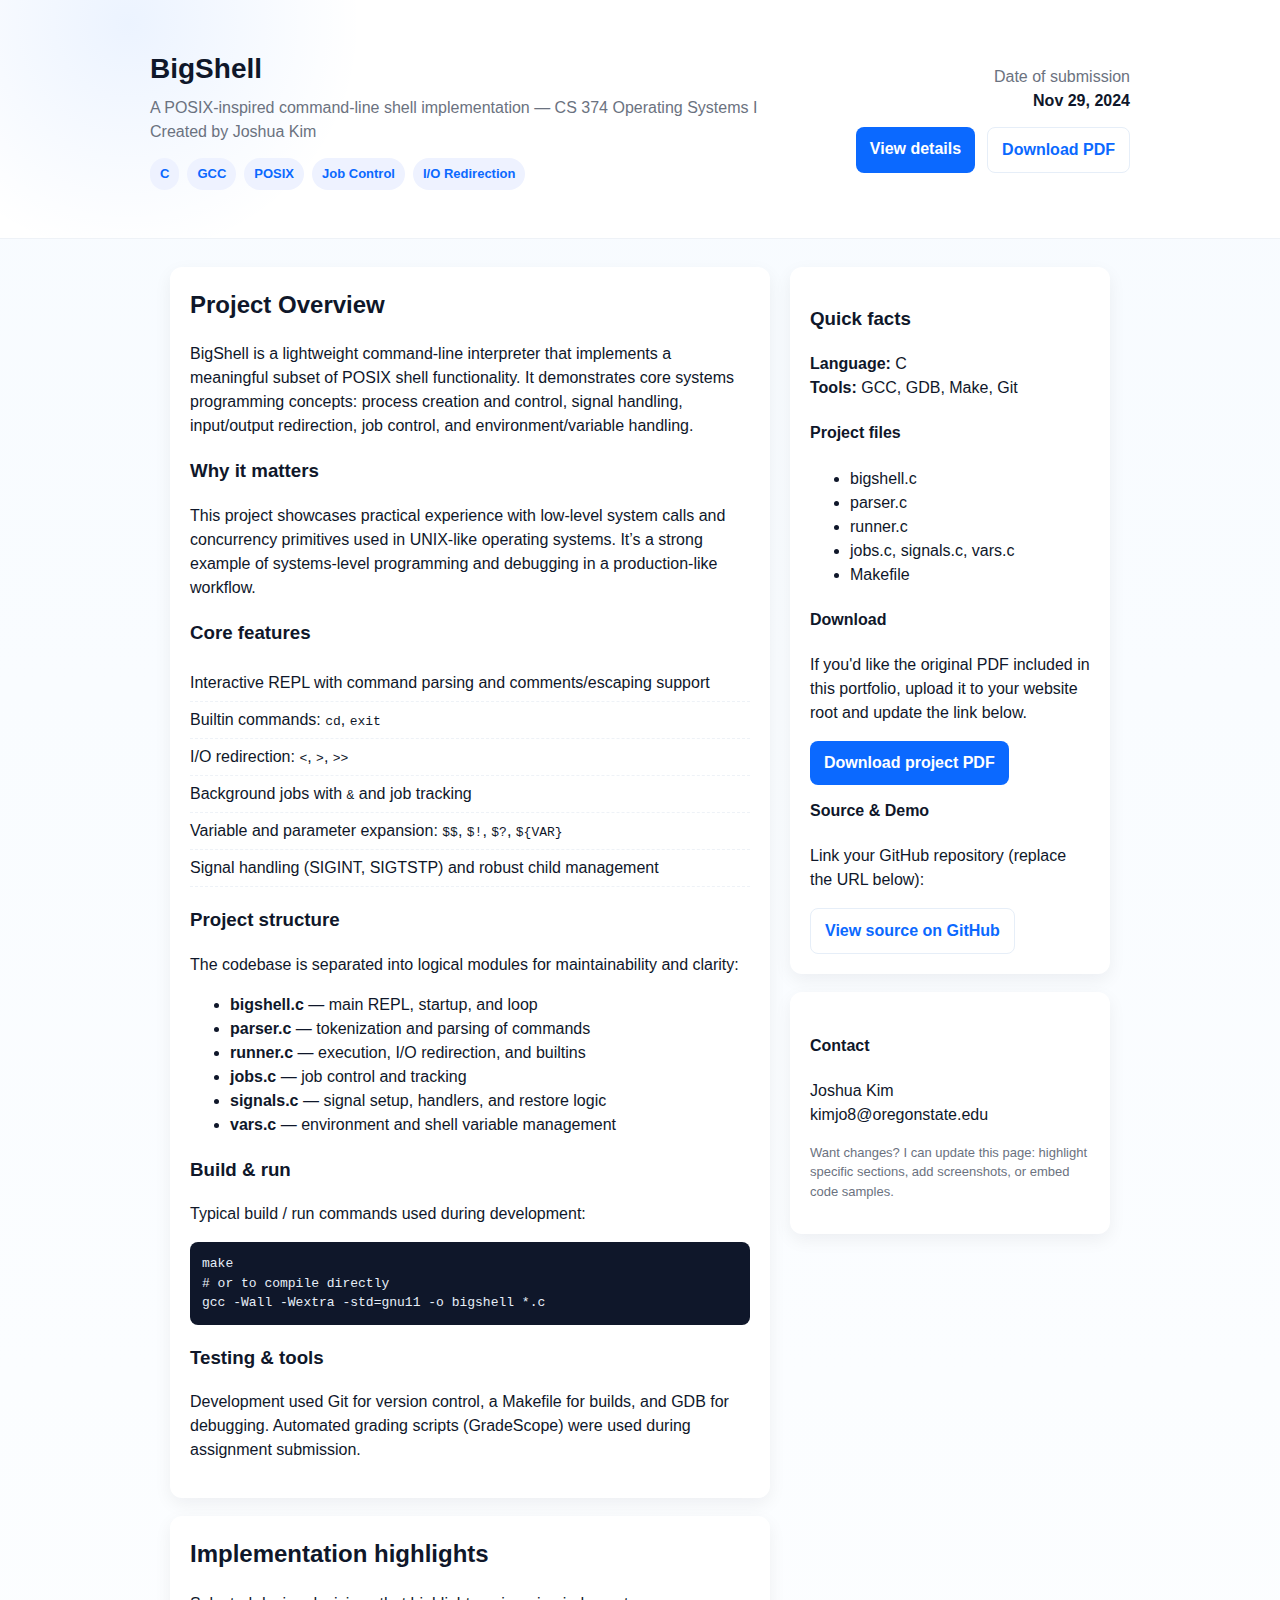
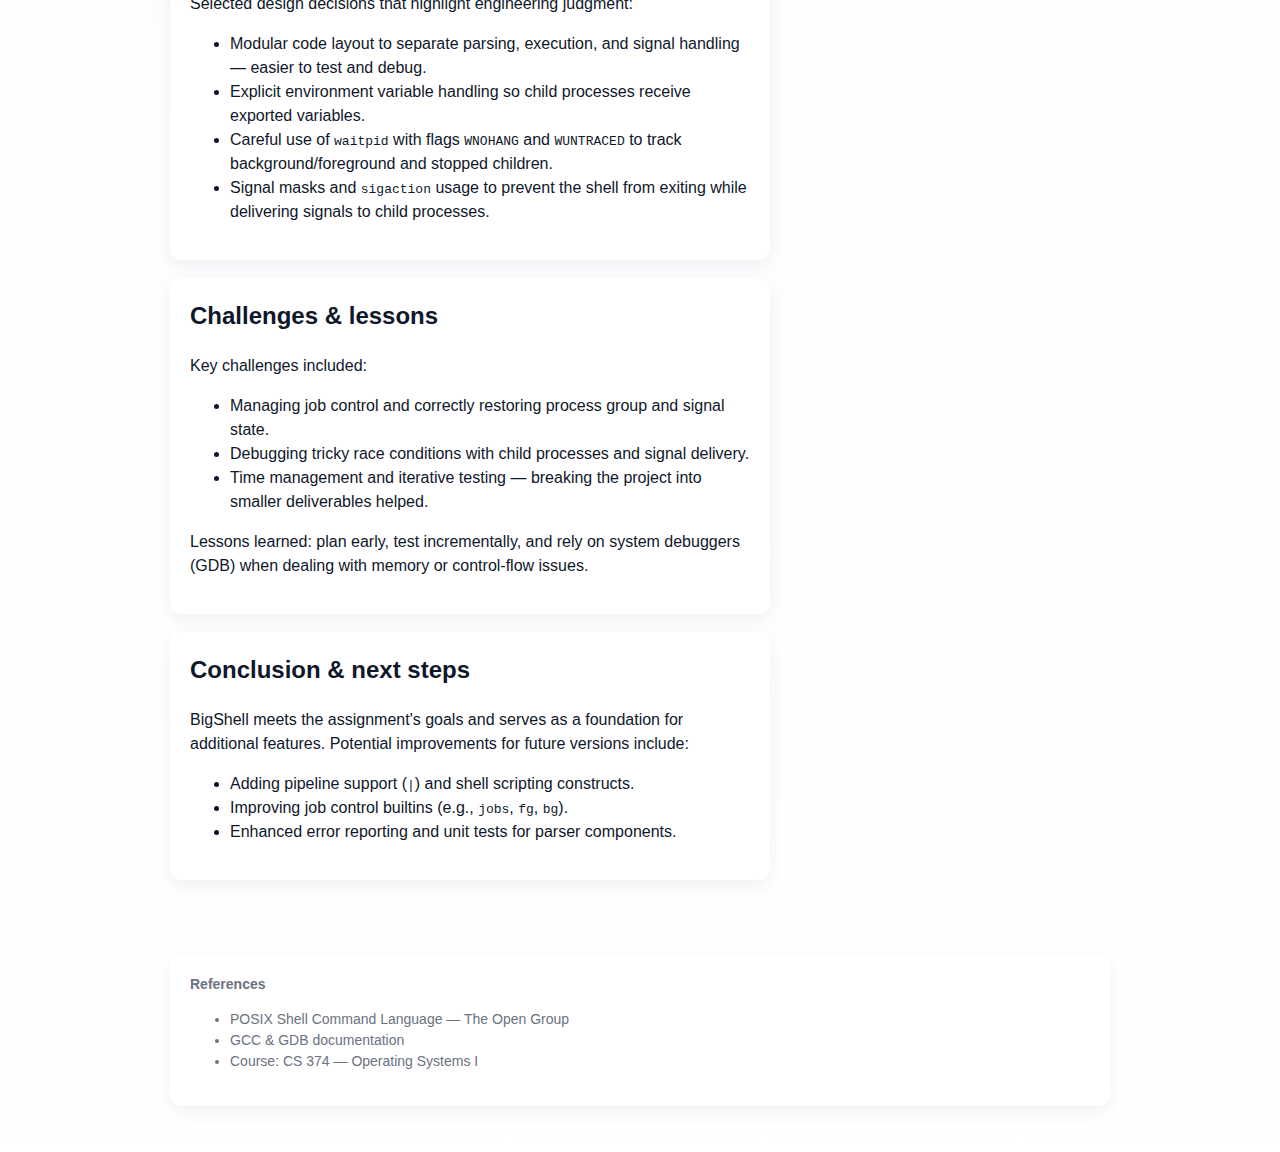
<file: Bigshell.html>
<!doctype html>
<html lang="en">
<head>
  <meta charset="utf-8" />
  <meta name="viewport" content="width=device-width,initial-scale=1" />
  <title>BigShell — Joshua Kim</title>
  <meta name="description" content="BigShell — a POSIX-inspired shell implementation (CS 374). Project summary, features, implementation details, and links." />
  <style>
    :root{--accent:#0b69ff;--muted:#6b7280;--card:#ffffff;--bg:#f7fafc;font-family:Inter,ui-sans-serif,system-ui,-apple-system,Segoe UI,Roboto,"Helvetica Neue",Arial}
    *{box-sizing:border-box}
    body{margin:0;background:linear-gradient(180deg,#f7fbff 0%,#ffffff 100%);color:#0f172a;font-family:var(--font,Inter),sans-serif;line-height:1.5}
    header{background:radial-gradient(circle at 10% 10%,rgba(11,105,255,.08),transparent 20%),white;padding:48px 20px;border-bottom:1px solid #eef2f7}
    .container{max-width:980px;margin:0 auto}
    .hero{display:flex;gap:24px;align-items:center}
    .title{font-size:28px;font-weight:700;margin:0}
    .subtitle{color:var(--muted);margin:6px 0 0}
    .badges{margin-top:14px;display:flex;gap:8px;flex-wrap:wrap}
    .badge{background:#eef2ff;color:var(--accent);padding:6px 10px;border-radius:999px;font-weight:600;font-size:13px}
    main{padding:28px 20px}
    .card{background:var(--card);padding:20px;border-radius:12px;box-shadow:0 6px 18px rgba(15,23,42,.06);margin-bottom:18px}
    h2{margin-top:0}
    .grid{display:grid;grid-template-columns:1fr 320px;gap:20px}
    .section-list{list-style:none;padding:0;margin:12px 0}
    .section-list li{padding:6px 0;border-bottom:1px dashed #eef2f7}
    pre{background:#0f172a;color:#e6eef8;padding:12px;border-radius:8px;overflow:auto}
    footer{padding:28px 20px;color:var(--muted);font-size:14px}
    .cta-row{display:flex;gap:12px;margin-top:14px}
    .btn{display:inline-block;padding:10px 14px;border-radius:8px;text-decoration:none;font-weight:700}
    .btn-primary{background:var(--accent);color:white}
    .btn-ghost{border:1px solid #e6eef8;background:white;color:var(--accent)}
    @media (max-width:900px){.grid{grid-template-columns:1fr}.hero{flex-direction:column;align-items:flex-start}.title{font-size:22px}}
  </style>
</head>
<body>
  <header>
    <div class="container">
      <div class="hero">
        <div style="flex:1">
          <h1 class="title">BigShell</h1>
          <p class="subtitle">A POSIX-inspired command-line shell implementation — CS 374 Operating Systems I<br>Created by Joshua Kim</p>
          <div class="badges">
            <span class="badge">C</span>
            <span class="badge">GCC</span>
            <span class="badge">POSIX</span>
            <span class="badge">Job Control</span>
            <span class="badge">I/O Redirection</span>
          </div>
        </div>
        <div style="text-align:right">
          <p style="margin:0;color:var(--muted)">Date of submission</p>
          <strong>Nov 29, 2024</strong>
          <div class="cta-row">
            <a class="btn btn-primary" href="#details">View details</a>
            <a class="btn btn-ghost" href="#download">Download PDF</a>
          </div>
        </div>
      </div>
    </div>
  </header>

  <main class="container">
    <div class="grid">
      <section>
        <article class="card" id="details">
          <h2>Project Overview</h2>
          <p>BigShell is a lightweight command-line interpreter that implements a meaningful subset of POSIX shell functionality. It demonstrates core systems programming concepts: process creation and control, signal handling, input/output redirection, job control, and environment/variable handling.</p>

          <h3>Why it matters</h3>
          <p>This project showcases practical experience with low-level system calls and concurrency primitives used in UNIX-like operating systems. It’s a strong example of systems-level programming and debugging in a production-like workflow.</p>

          <h3>Core features</h3>
          <ul class="section-list">
            <li>Interactive REPL with command parsing and comments/escaping support</li>
            <li>Builtin commands: <code>cd</code>, <code>exit</code></li>
            <li>I/O redirection: <code>&lt;</code>, <code>&gt;</code>, <code>&gt;&gt;</code></li>
            <li>Background jobs with <code>&amp;</code> and job tracking</li>
            <li>Variable and parameter expansion: <code>$$</code>, <code>$!</code>, <code>$?</code>, <code>${VAR}</code></li>
            <li>Signal handling (SIGINT, SIGTSTP) and robust child management</li>
          </ul>

          <h3>Project structure</h3>
          <p>The codebase is separated into logical modules for maintainability and clarity:</p>
          <ul>
            <li><strong>bigshell.c</strong> — main REPL, startup, and loop</li>
            <li><strong>parser.c</strong> — tokenization and parsing of commands</li>
            <li><strong>runner.c</strong> — execution, I/O redirection, and builtins</li>
            <li><strong>jobs.c</strong> — job control and tracking</li>
            <li><strong>signals.c</strong> — signal setup, handlers, and restore logic</li>
            <li><strong>vars.c</strong> — environment and shell variable management</li>
          </ul>

          <h3>Build & run</h3>
          <p>Typical build / run commands used during development:</p>
          <pre>make
# or to compile directly
gcc -Wall -Wextra -std=gnu11 -o bigshell *.c</pre>

          <h3>Testing & tools</h3>
          <p>Development used Git for version control, a Makefile for builds, and GDB for debugging. Automated grading scripts (GradeScope) were used during assignment submission.</p>
        </article>

        <article class="card">
          <h2>Implementation highlights</h2>
          <p>Selected design decisions that highlight engineering judgment:</p>
          <ul>
            <li>Modular code layout to separate parsing, execution, and signal handling — easier to test and debug.</li>
            <li>Explicit environment variable handling so child processes receive exported variables.</li>
            <li>Careful use of <code>waitpid</code> with flags <code>WNOHANG</code> and <code>WUNTRACED</code> to track background/foreground and stopped children.</li>
            <li>Signal masks and <code>sigaction</code> usage to prevent the shell from exiting while delivering signals to child processes.</li>
          </ul>
        </article>

        <article class="card">
          <h2>Challenges & lessons</h2>
          <p>Key challenges included:</p>
          <ul>
            <li>Managing job control and correctly restoring process group and signal state.</li>
            <li>Debugging tricky race conditions with child processes and signal delivery.</li>
            <li>Time management and iterative testing — breaking the project into smaller deliverables helped.</li>
          </ul>

          <p>Lessons learned: plan early, test incrementally, and rely on system debuggers (GDB) when dealing with memory or control-flow issues.</p>
        </article>

        <article class="card">
          <h2>Conclusion & next steps</h2>
          <p>BigShell meets the assignment's goals and serves as a foundation for additional features. Potential improvements for future versions include:</p>
          <ul>
            <li>Adding pipeline support (<code>|</code>) and shell scripting constructs.</li>
            <li>Improving job control builtins (e.g., <code>jobs</code>, <code>fg</code>, <code>bg</code>).</li>
            <li>Enhanced error reporting and unit tests for parser components.</li>
          </ul>
        </article>
      </section>

      <aside>
        <div class="card" id="download">
          <h3>Quick facts</h3>
          <p><strong>Language:</strong> C<br><strong>Tools:</strong> GCC, GDB, Make, Git</p>
          <h4>Project files</h4>
          <ul>
            <li>bigshell.c</li>
            <li>parser.c</li>
            <li>runner.c</li>
            <li>jobs.c, signals.c, vars.c</li>
            <li>Makefile</li>
          </ul>

          <h4>Download</h4>
          <p>If you'd like the original PDF included in this portfolio, upload it to your website root and update the link below.</p>
          <a class="btn btn-primary" href="/path/to/BigShell_Report.pdf" download>Download project PDF</a>

          <h4 style="margin-top:14px">Source & Demo</h4>
          <p>Link your GitHub repository (replace the URL below):</p>
          <a class="btn btn-ghost" href="https://github.com/your-username/bigshell" target="_blank">View source on GitHub</a>
        </div>

        <div class="card">
          <h4>Contact</h4>
          <p>Joshua Kim<br>kimjo8@oregonstate.edu</p>
          <p style="font-size:13px;color:var(--muted)">Want changes? I can update this page: highlight specific sections, add screenshots, or embed code samples.</p>
        </div>
      </aside>
    </div>
  </main>

  <footer class="container">
    <div class="card">
      <strong>References</strong>
      <ul>
        <li>POSIX Shell Command Language — The Open Group</li>
        <li>GCC &amp; GDB documentation</li>
        <li>Course: CS 374 — Operating Systems I</li>
      </ul>
    </div>
  </footer>
</body>
</html>
</file>
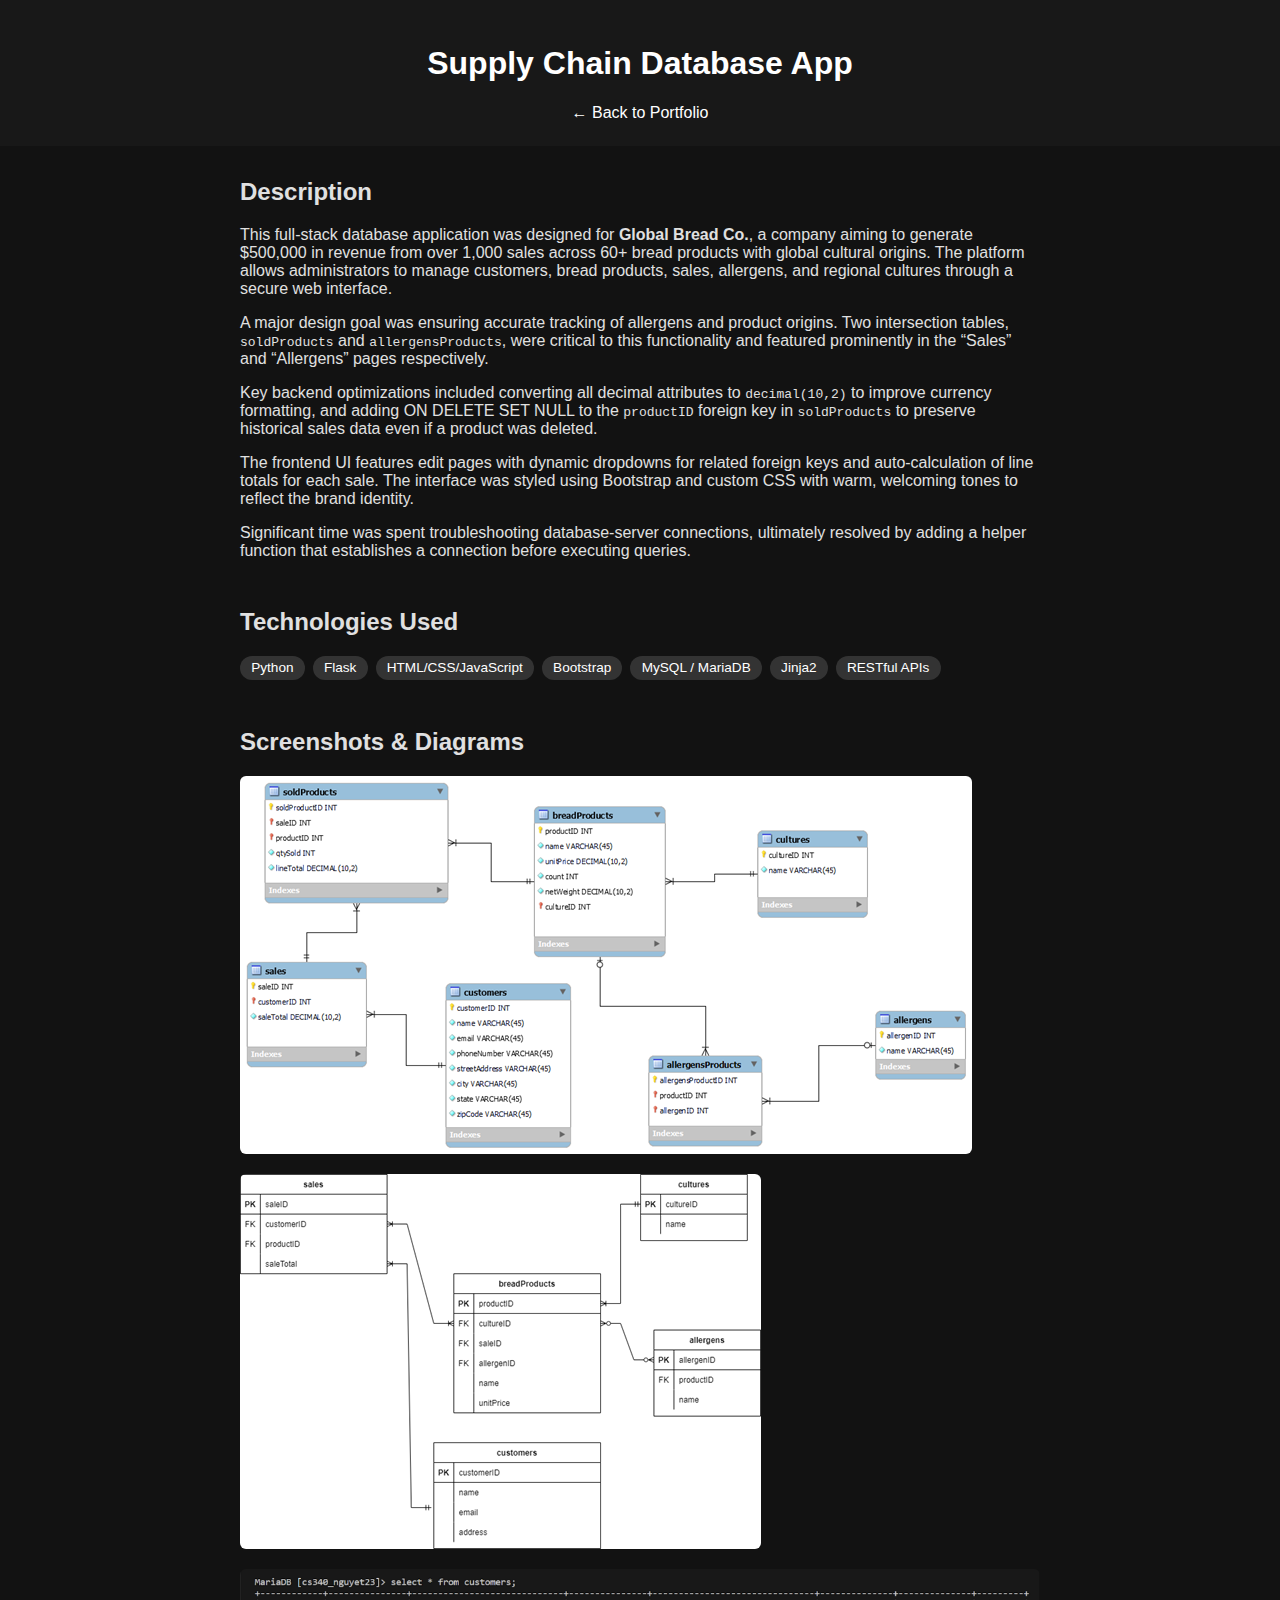
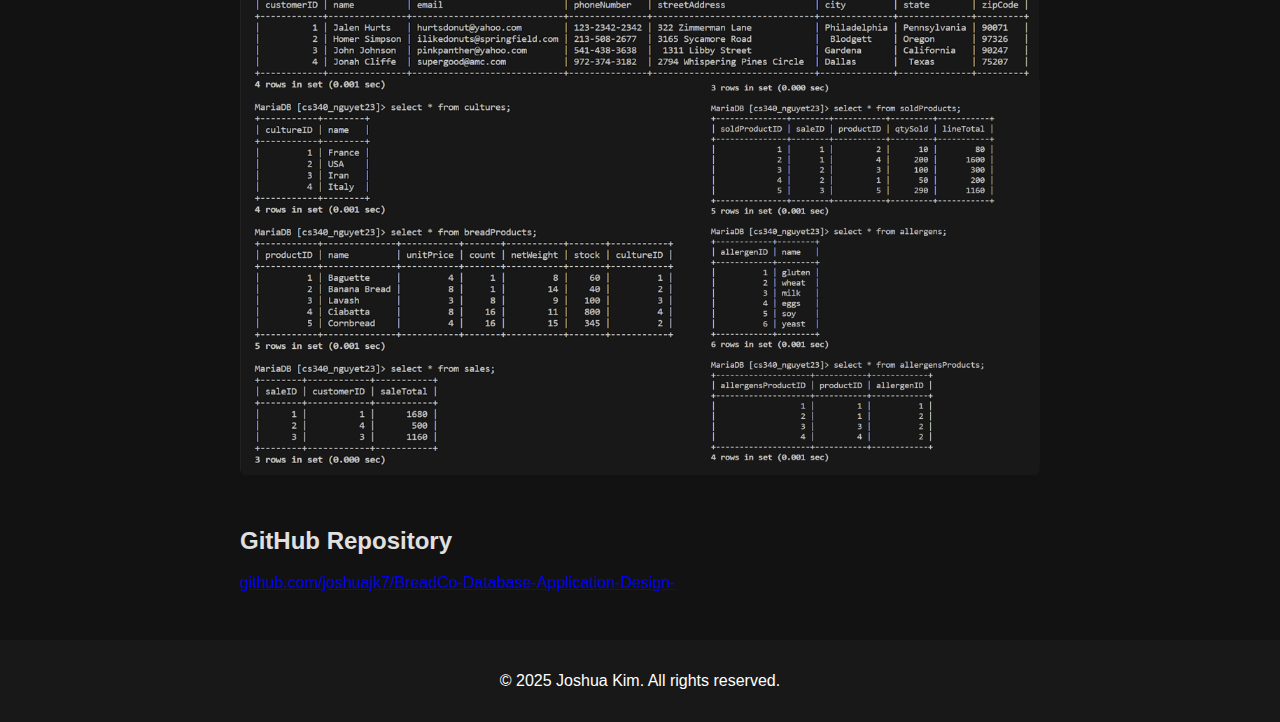
<file: supply-chain-app.html>
<!DOCTYPE html>
<html lang="en">
<head>
  <meta charset="UTF-8" />
  <meta name="viewport" content="width=device-width, initial-scale=1.0" />
  <title>Supply Chain Database App</title>
  <link rel="stylesheet" href="styles.css" />
</head>
<body class="dark">
  <header>
    <h1>Supply Chain Database App</h1>
    <nav>
      <a href="index.html">← Back to Portfolio</a>
    </nav>
  </header>

  <main>
    <section>
      <h2>Description</h2>
      <p>
        This full-stack database application was designed for <strong>Global Bread Co.</strong>, a company aiming to generate $500,000 in revenue from over 1,000 sales across 60+ bread products with global cultural origins. The platform allows administrators to manage customers, bread products, sales, allergens, and regional cultures through a secure web interface.
      </p>
      <p>
        A major design goal was ensuring accurate tracking of allergens and product origins. Two intersection tables, <code>soldProducts</code> and <code>allergensProducts</code>, were critical to this functionality and featured prominently in the “Sales” and “Allergens” pages respectively.
      </p>
      <p>
        Key backend optimizations included converting all decimal attributes to <code>decimal(10,2)</code> to improve currency formatting, and adding ON DELETE SET NULL to the <code>productID</code> foreign key in <code>soldProducts</code> to preserve historical sales data even if a product was deleted.
      </p>
      <p>
        The frontend UI features edit pages with dynamic dropdowns for related foreign keys and auto-calculation of line totals for each sale. The interface was styled using Bootstrap and custom CSS with warm, welcoming tones to reflect the brand identity.
      </p>
      <p>
        Significant time was spent troubleshooting database-server connections, ultimately resolved by adding a helper function that establishes a connection before executing queries.
      </p>
    </section>

    <section>
      <h2>Technologies Used</h2>
      <ul class="tech-list">
        <li>Python</li>
        <li>Flask</li>
        <li>HTML/CSS/JavaScript</li>
        <li>Bootstrap</li>
        <li>MySQL / MariaDB</li>
        <li>Jinja2</li>
        <li>RESTful APIs</li>
      </ul>
    </section>

    <section>
      <h2>Screenshots & Diagrams</h2>
      <img src="images/Supply Chain - Schema.png" alt="Database Schema Diagram" style="max-width:100%; border-radius:6px; margin-bottom:1rem;" />
      <img src="images/Supply Chain - Entity-Relationship Diagram.png" alt="ER Diagram" style="max-width:100%; border-radius:6px; margin-bottom:1rem;" />
      <img src="images/Supply Chain - Example Data.png" alt="Example Data Table" style="max-width:100%; border-radius:6px;" />
    </section>

    <section>
      <h2>GitHub Repository</h2>
      <p>
        <a href="https://github.com/joshuajk7/BreadCo-Database-Application-Design-" target="_blank">
          github.com/joshuajk7/BreadCo-Database-Application-Design-
        </a>
      </p>
    </section>
  </main>

  <footer>
    <p>© 2025 Joshua Kim. All rights reserved.</p>
  </footer>
</body>
</html>
</file>
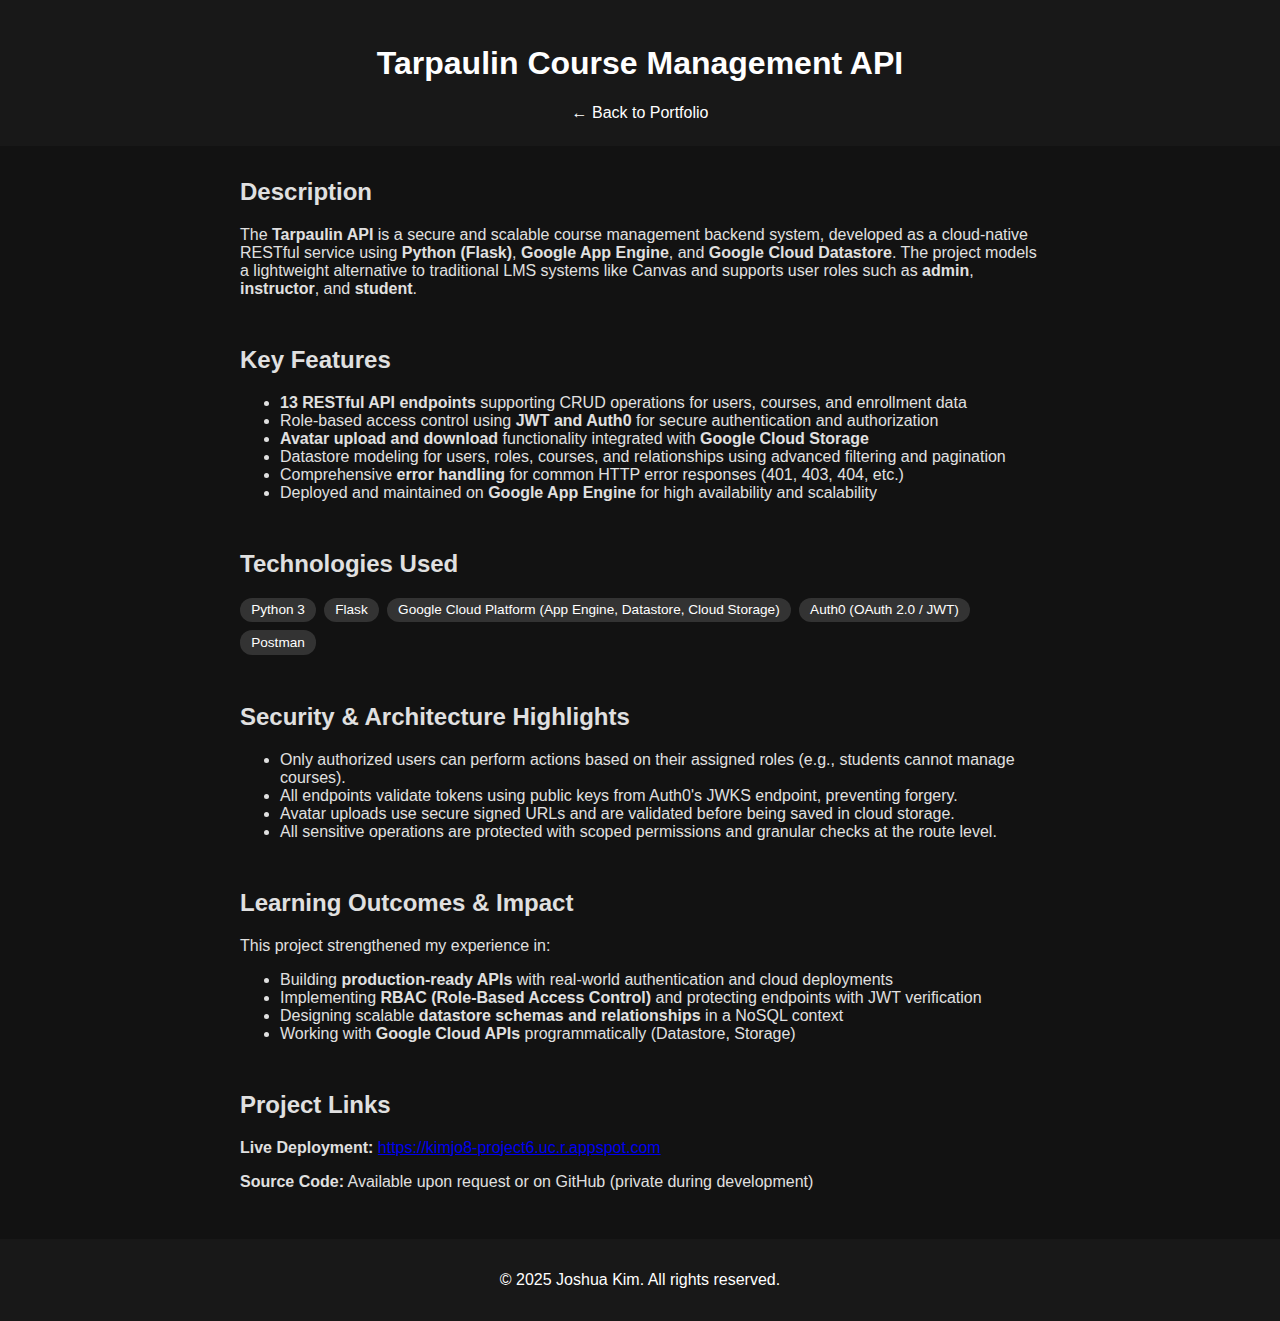
<file: taupaulin-course-management-api.html>
<!DOCTYPE html>
<html lang="en">
<head>
  <meta charset="UTF-8" />
  <meta name="viewport" content="width=device-width, initial-scale=1.0" />
  <title>Tarpaulin Course Management API</title>
  <link rel="stylesheet" href="styles.css" />
</head>
<body class="dark">
  <header>
    <h1>Tarpaulin Course Management API</h1>
    <nav>
      <a href="index.html">← Back to Portfolio</a>
    </nav>
  </header>

  <main>
    <section>
      <h2>Description</h2>
      <p>
        The <strong>Tarpaulin API</strong> is a secure and scalable course management backend system, developed as a cloud-native RESTful service using <strong>Python (Flask)</strong>, <strong>Google App Engine</strong>, and <strong>Google Cloud Datastore</strong>. 
        The project models a lightweight alternative to traditional LMS systems like Canvas and supports user roles such as <strong>admin</strong>, <strong>instructor</strong>, and <strong>student</strong>.
      </p>
    </section>

    <section>
      <h2>Key Features</h2>
      <ul>
        <li><strong>13 RESTful API endpoints</strong> supporting CRUD operations for users, courses, and enrollment data</li>
        <li>Role-based access control using <strong>JWT and Auth0</strong> for secure authentication and authorization</li>
        <li><strong>Avatar upload and download</strong> functionality integrated with <strong>Google Cloud Storage</strong></li>
        <li>Datastore modeling for users, roles, courses, and relationships using advanced filtering and pagination</li>
        <li>Comprehensive <strong>error handling</strong> for common HTTP error responses (401, 403, 404, etc.)</li>
        <li>Deployed and maintained on <strong>Google App Engine</strong> for high availability and scalability</li>
      </ul>
    </section>

    <section>
      <h2>Technologies Used</h2>
      <ul class="tech-list">
        <li>Python 3</li>
        <li>Flask</li>
        <li>Google Cloud Platform (App Engine, Datastore, Cloud Storage)</li>
        <li>Auth0 (OAuth 2.0 / JWT)</li>
        <li>Postman</li>
      </ul>
    </section>

    <section>
      <h2>Security & Architecture Highlights</h2>
      <ul>
        <li>Only authorized users can perform actions based on their assigned roles (e.g., students cannot manage courses).</li>
        <li>All endpoints validate tokens using public keys from Auth0's JWKS endpoint, preventing forgery.</li>
        <li>Avatar uploads use secure signed URLs and are validated before being saved in cloud storage.</li>
        <li>All sensitive operations are protected with scoped permissions and granular checks at the route level.</li>
      </ul>
    </section>

    <section>
      <h2>Learning Outcomes & Impact</h2>
      <p>This project strengthened my experience in:</p>
      <ul>
        <li>Building <strong>production-ready APIs</strong> with real-world authentication and cloud deployments</li>
        <li>Implementing <strong>RBAC (Role-Based Access Control)</strong> and protecting endpoints with JWT verification</li>
        <li>Designing scalable <strong>datastore schemas and relationships</strong> in a NoSQL context</li>
        <li>Working with <strong>Google Cloud APIs</strong> programmatically (Datastore, Storage)</li>
      </ul>
    </section>

    <section>
      <h2>Project Links</h2>
      <p><strong>Live Deployment:</strong> 
        <a href="https://kimjo8-project6.uc.r.appspot.com" target="_blank">https://kimjo8-project6.uc.r.appspot.com</a>
      </p>
      <p><strong>Source Code:</strong> Available upon request or on GitHub (private during development)</p>
    </section>
  </main>

  <footer>
    <p>© 2025 Joshua Kim. All rights reserved.</p>
  </footer>
</body>
</html>
</file>
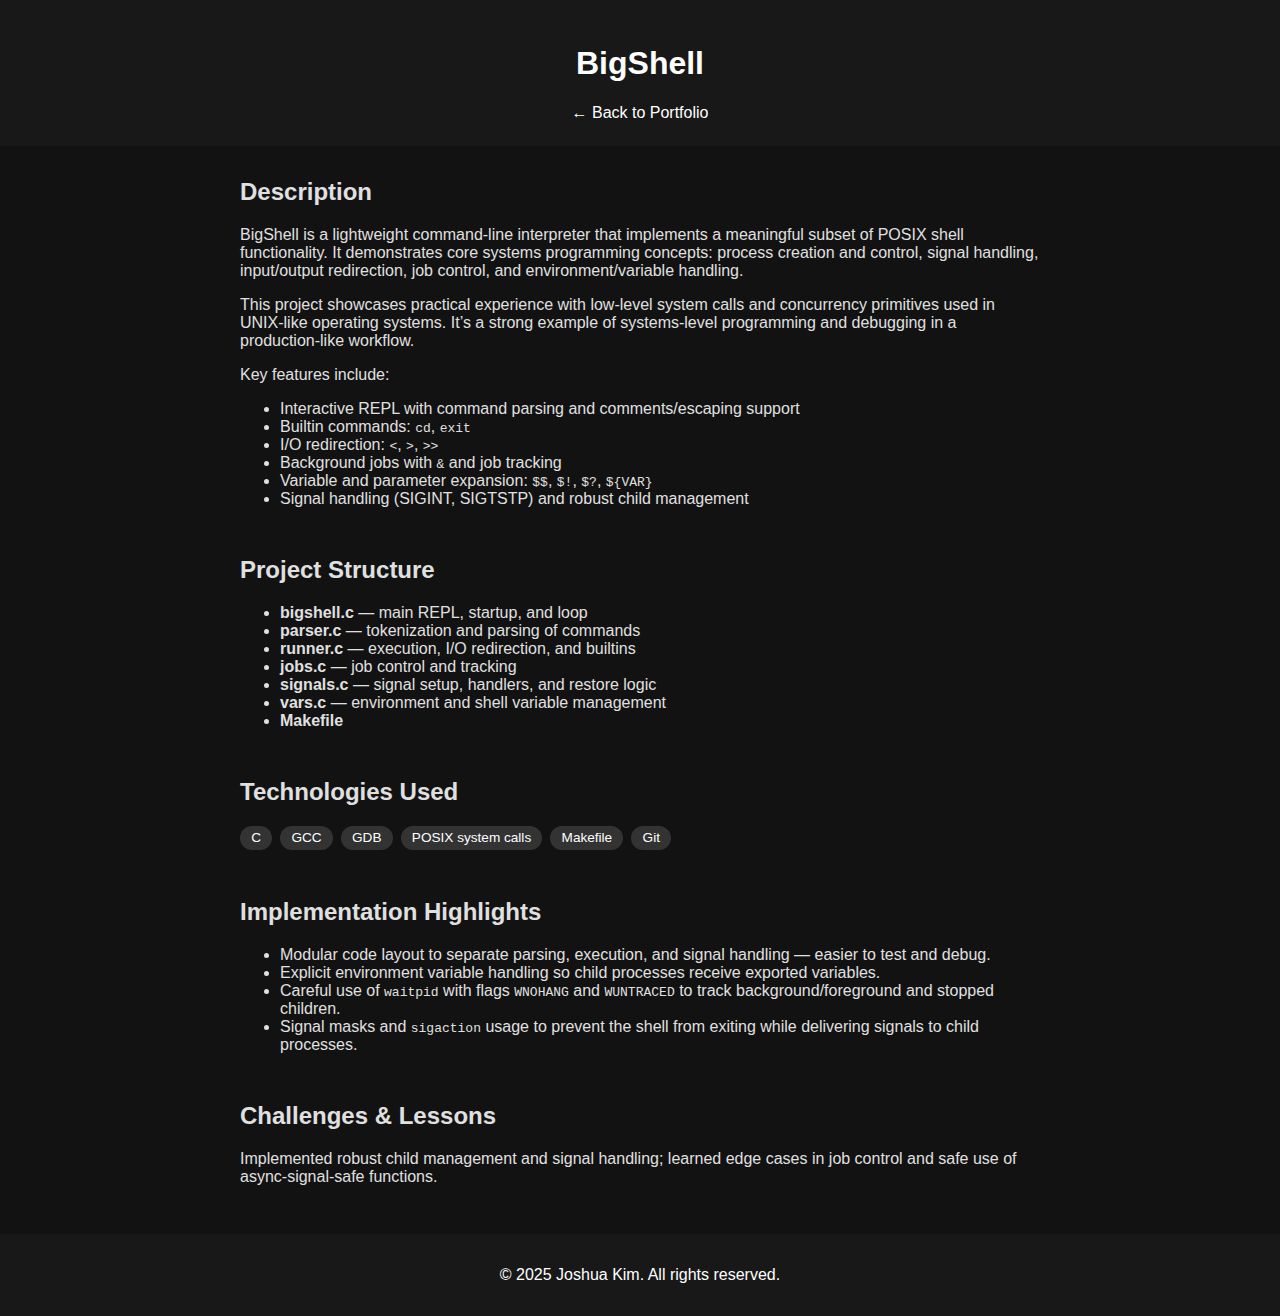
<file: projects/Bigshell.html>
<!DOCTYPE html>
<html lang="en">
<head>
  <meta charset="UTF-8" />
  <meta name="viewport" content="width=device-width, initial-scale=1.0" />
  <title>BigShell Project</title>
  <link rel="stylesheet" href="../styles.css" />
</head>
<body class="dark">
  <header>
    <h1>BigShell</h1>
    <nav>
      <a href="../index.html">← Back to Portfolio</a>
    </nav>
  </header>

  <main>
    <section>
      <h2>Description</h2>
      <p>
        BigShell is a lightweight command-line interpreter that implements a meaningful subset of POSIX shell functionality. It demonstrates core systems programming concepts: process creation and control, signal handling, input/output redirection, job control, and environment/variable handling.
      </p>
      <p>
        This project showcases practical experience with low-level system calls and concurrency primitives used in UNIX-like operating systems. It’s a strong example of systems-level programming and debugging in a production-like workflow.
      </p>
      <p>
        Key features include:
        <ul>
          <li>Interactive REPL with command parsing and comments/escaping support</li>
          <li>Builtin commands: <code>cd</code>, <code>exit</code></li>
          <li>I/O redirection: <code>&lt;</code>, <code>&gt;</code>, <code>&gt;&gt;</code></li>
          <li>Background jobs with <code>&amp;</code> and job tracking</li>
          <li>Variable and parameter expansion: <code>$$</code>, <code>$!</code>, <code>$?</code>, <code>${VAR}</code></li>
          <li>Signal handling (SIGINT, SIGTSTP) and robust child management</li>
        </ul>
      </p>
    </section>

    <section>
      <h2>Project Structure</h2>
      <ul>
        <li><strong>bigshell.c</strong> — main REPL, startup, and loop</li>
        <li><strong>parser.c</strong> — tokenization and parsing of commands</li>
        <li><strong>runner.c</strong> — execution, I/O redirection, and builtins</li>
        <li><strong>jobs.c</strong> — job control and tracking</li>
        <li><strong>signals.c</strong> — signal setup, handlers, and restore logic</li>
        <li><strong>vars.c</strong> — environment and shell variable management</li>
        <li><strong>Makefile</strong></li>
      </ul>
    </section>

    <section>
      <h2>Technologies Used</h2>
      <ul class="tech-list">
        <li>C</li>
        <li>GCC</li>
        <li>GDB</li>
        <li>POSIX system calls</li>
        <li>Makefile</li>
        <li>Git</li>
      </ul>
    </section>

    <section>
      <h2>Implementation Highlights</h2>
      <p>
        <ul>
          <li>Modular code layout to separate parsing, execution, and signal handling — easier to test and debug.</li>
          <li>Explicit environment variable handling so child processes receive exported variables.</li>
          <li>Careful use of <code>waitpid</code> with flags <code>WNOHANG</code> and <code>WUNTRACED</code> to track background/foreground and stopped children.</li>
          <li>Signal masks and <code>sigaction</code> usage to prevent the shell from exiting while delivering signals to child processes.</li>
        </ul>
      </p>
    </section>

    <section>
      <h2>Challenges & Lessons</h2>
      <p>Implemented robust child management and signal handling; learned edge cases in job control and safe use of async-signal-safe functions.</p>
    </section>
  </main>

  <footer>
    <p>© 2025 Joshua Kim. All rights reserved.</p>
  </footer>
</body>
</html>
</file>
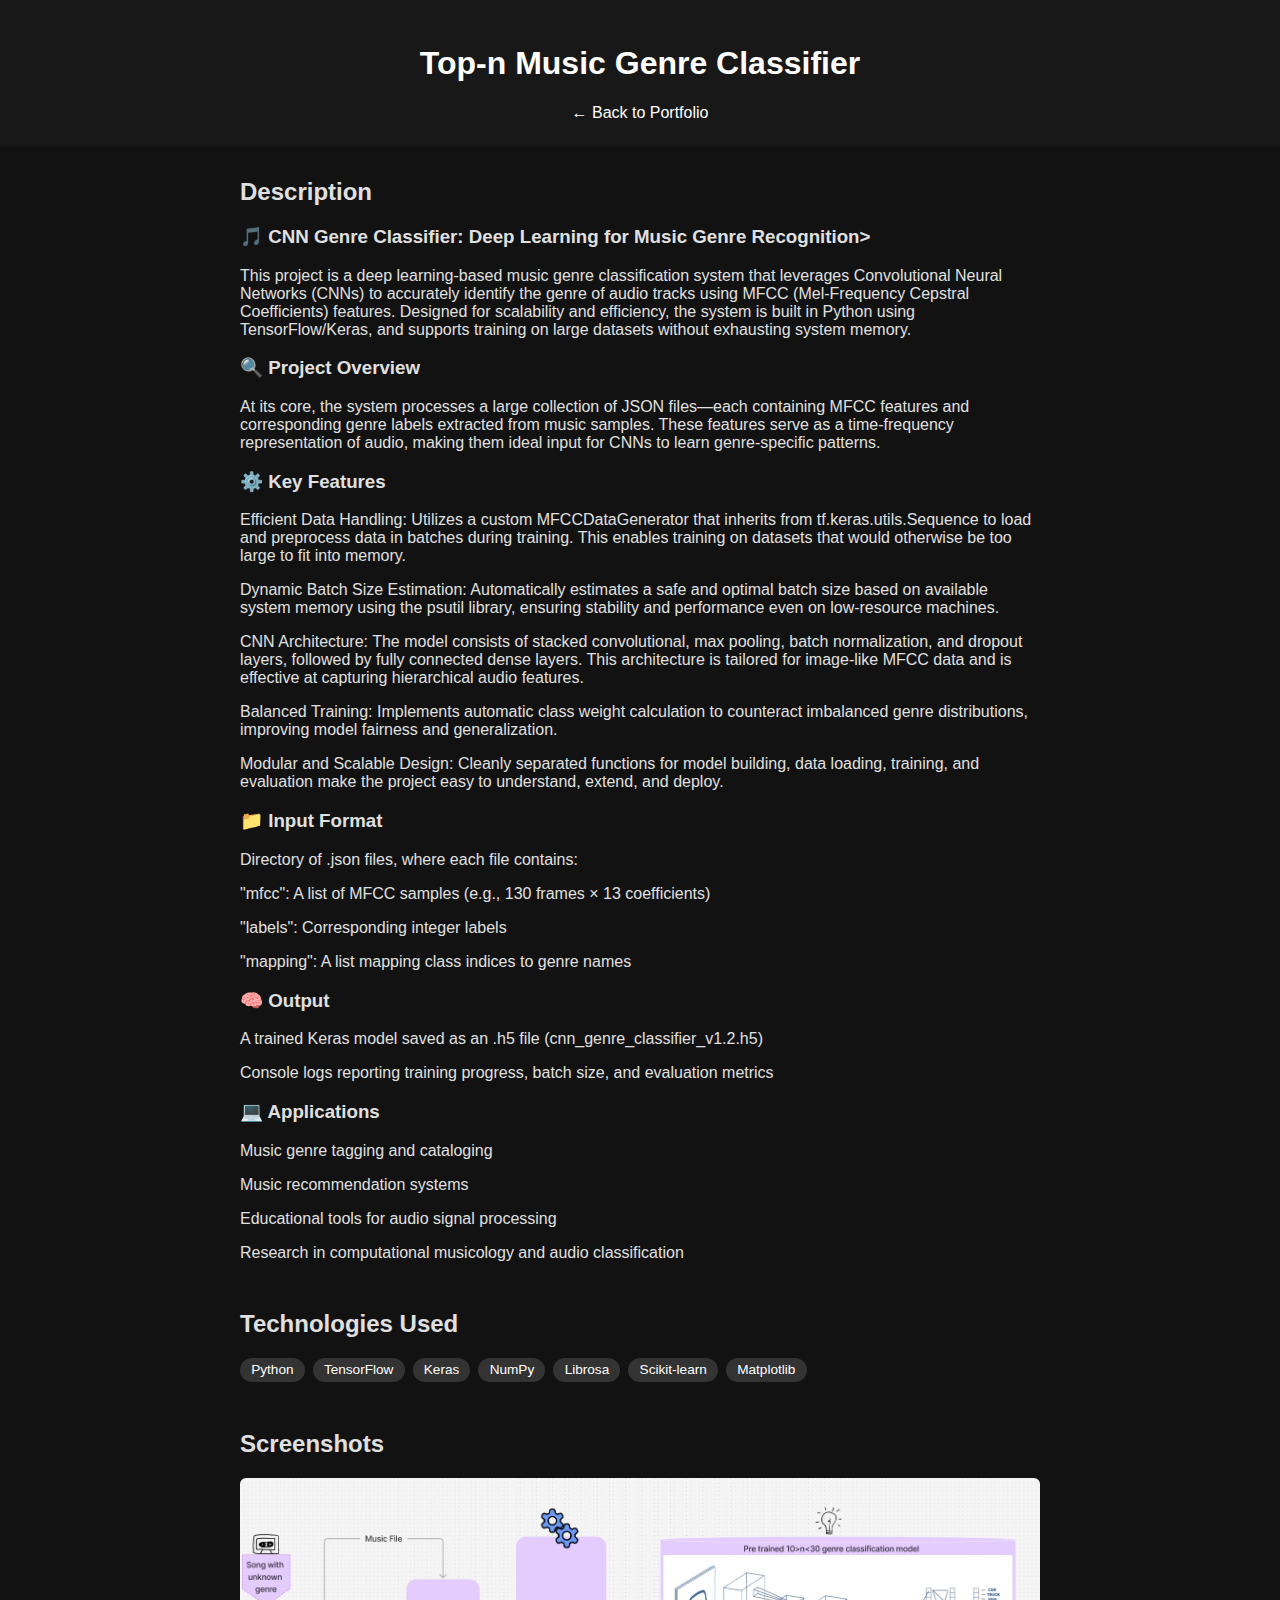
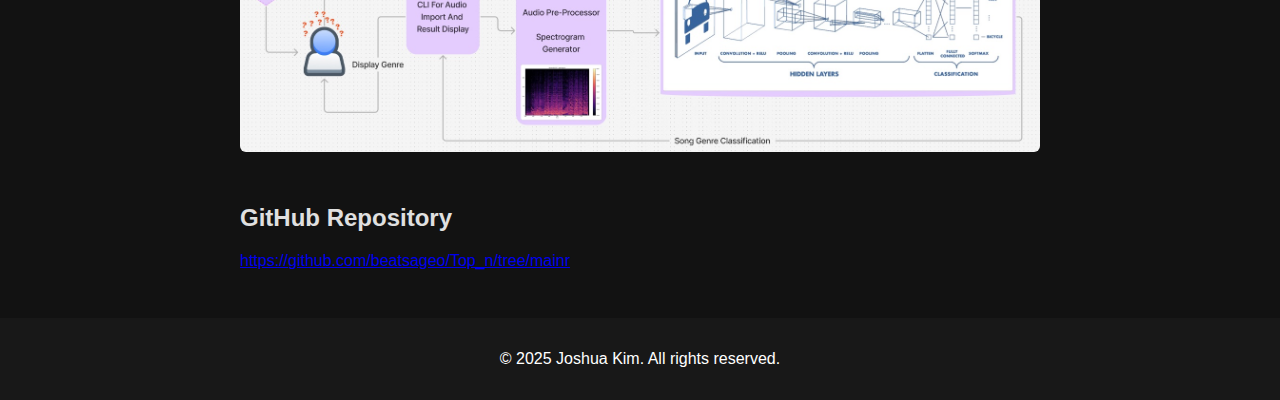
<file: projects/genre-classifier.html>
<!DOCTYPE html>
<html lang="en">
<head>
  <meta charset="UTF-8" />
  <meta name="viewport" content="width=device-width, initial-scale=1.0" />
  <title>Top-n Music Genre Classifier</title>
  <link rel="stylesheet" href="../styles.css" />
</head>
<body class="dark">
  <header>
    <h1>Top-n Music Genre Classifier</h1>
    <nav>
      <a href="../index.html">← Back to Portfolio</a>
    </nav>
  </header>

  <main>
    <section>
      <h2>Description</h2>
      
        <h3>🎵 CNN Genre Classifier: Deep Learning for Music Genre Recognition></h3>
        <p>This project is a deep learning-based music genre classification system that leverages Convolutional Neural Networks (CNNs) to accurately identify the genre of audio tracks using MFCC (Mel-Frequency Cepstral Coefficients) features. Designed for scalability and efficiency, the system is built in Python using TensorFlow/Keras, and supports training on large datasets without exhausting system memory.</p>
        
       <h3>🔍 Project Overview</h3>
        <p>At its core, the system processes a large collection of JSON files—each containing MFCC features and corresponding genre labels extracted from music samples. These features serve as a time-frequency representation of audio, making them ideal input for CNNs to learn genre-specific patterns.</p>
        
        <h3>⚙️ Key Features</h3>
        <p>Efficient Data Handling: Utilizes a custom MFCCDataGenerator that inherits from tf.keras.utils.Sequence to load and preprocess data in batches during training. This enables training on datasets that would otherwise be too large to fit into memory.</p>
        
        <p>Dynamic Batch Size Estimation: Automatically estimates a safe and optimal batch size based on available system memory using the psutil library, ensuring stability and performance even on low-resource machines.</p>
        
        <p>CNN Architecture: The model consists of stacked convolutional, max pooling, batch normalization, and dropout layers, followed by fully connected dense layers. This architecture is tailored for image-like MFCC data and is effective at capturing hierarchical audio features.</p>
        
        <p>Balanced Training: Implements automatic class weight calculation to counteract imbalanced genre distributions, improving model fairness and generalization.</p>
        
        <p>Modular and Scalable Design: Cleanly separated functions for model building, data loading, training, and evaluation make the project easy to understand, extend, and deploy.</p>
        
        <h3>📁 Input Format</h3>
        <p>Directory of .json files, where each file contains:</p>
        
        <p>"mfcc": A list of MFCC samples (e.g., 130 frames × 13 coefficients)</p>
        
        <p>"labels": Corresponding integer labels</p>
        
        <p>"mapping": A list mapping class indices to genre names</p>
        
        <h3>🧠 Output</h3>
        <p>A trained Keras model saved as an .h5 file (cnn_genre_classifier_v1.2.h5)</p>
        
        <p>Console logs reporting training progress, batch size, and evaluation metrics</p>
        
        <h3>💻 Applications</h3>
        <p>Music genre tagging and cataloging</p>
        
        <p>Music recommendation systems</p>
        
        <p>Educational tools for audio signal processing</p>
        
        <p>Research in computational musicology and audio classification</p>
      
    </section>

    <section>
      <h2>Technologies Used</h2>
      <ul class="tech-list">
        <li>Python</li>
        <li>TensorFlow</li>
        <li>Keras</li>
        <li>NumPy</li>
        <li>Librosa</li>
        <li>Scikit-learn</li>
        <li>Matplotlib</li>
      </ul>
    </section>

    <section>
      <h2>Screenshots</h2>
      <img src="../images/music genre classification model diagram.jpg" alt="Model Diagram" style="max-width:100%; border-radius:6px;" />
      <!-- Add more images if you like -->
    </section>

    <section>
      <h2>GitHub Repository</h2>
      <p>
        <a href="https://github.com/beatsageo/Top_n/tree/main" target="_blank">https://github.com/beatsageo/Top_n/tree/mainr</a>
      </p>
    </section>
  </main>

  <footer>
    <p>© 2025 Joshua Kim. All rights reserved.</p>
  </footer>
</body>
</html>
</file>
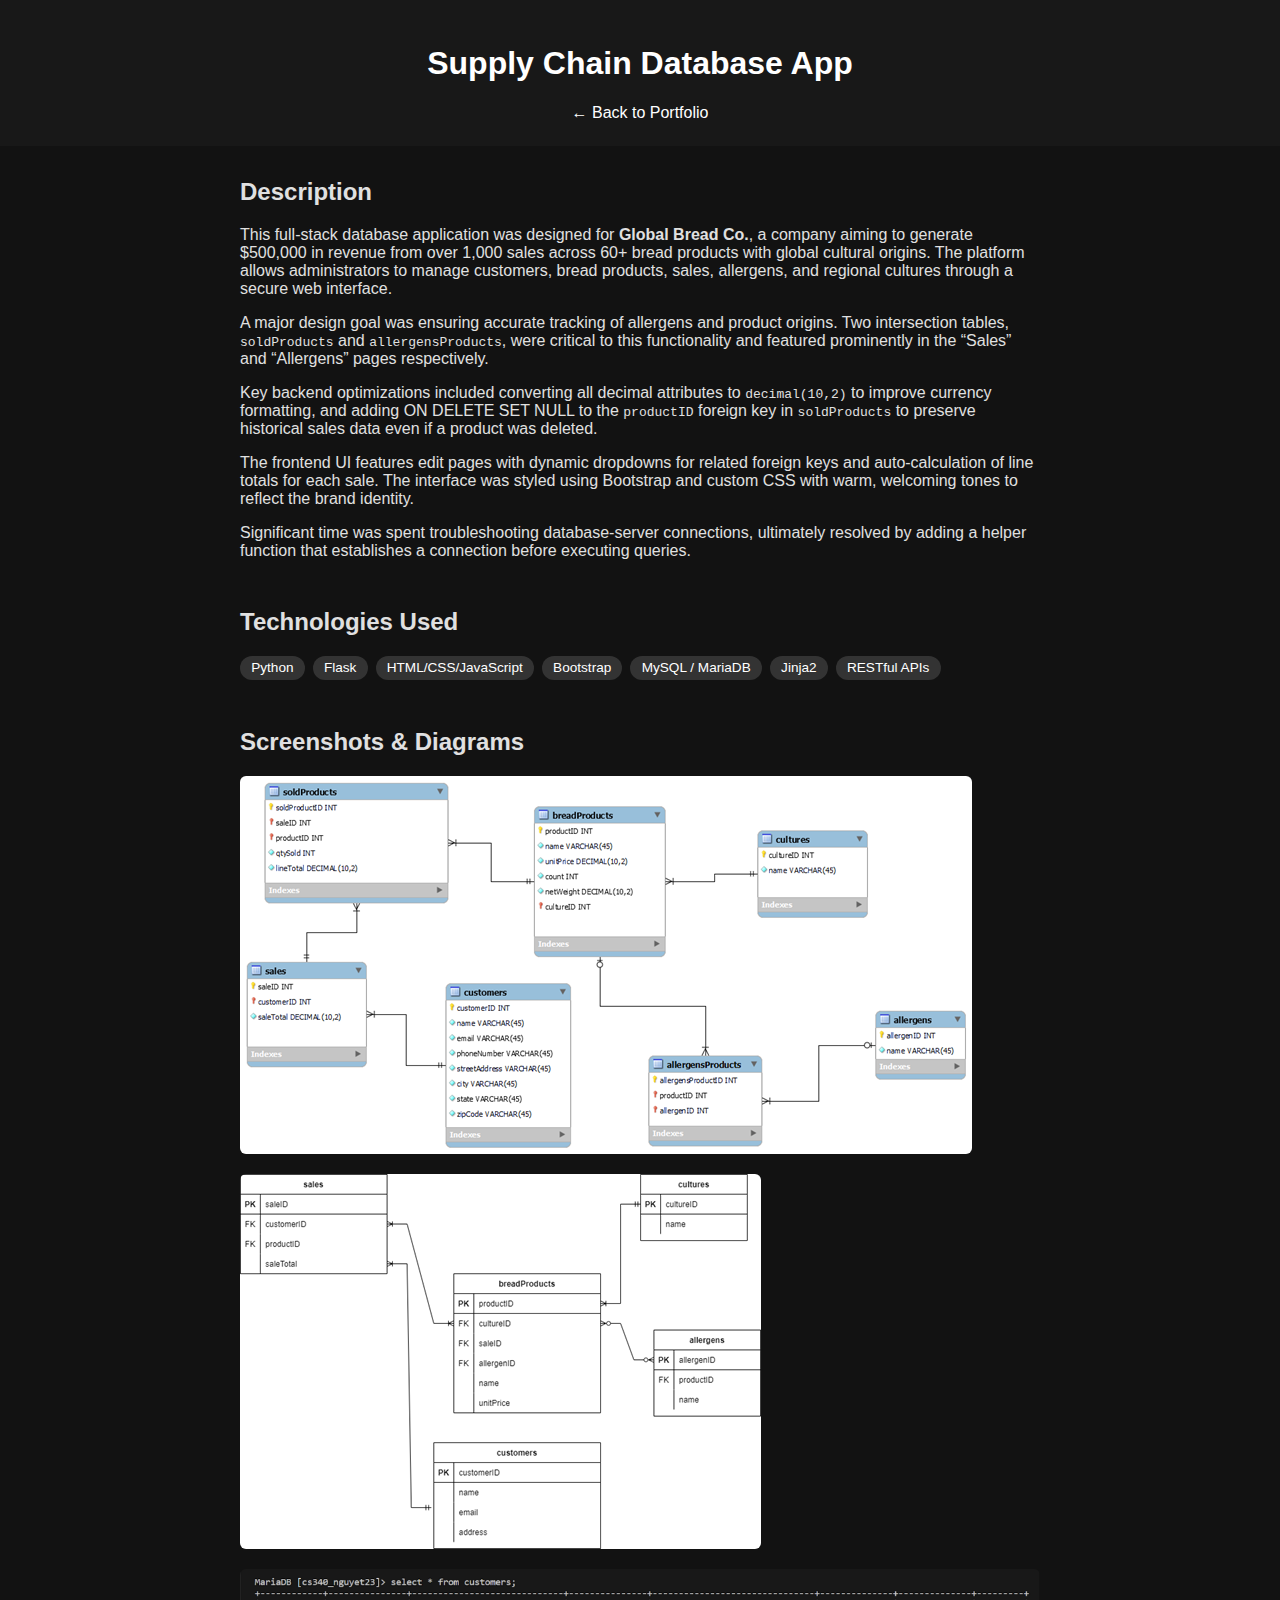
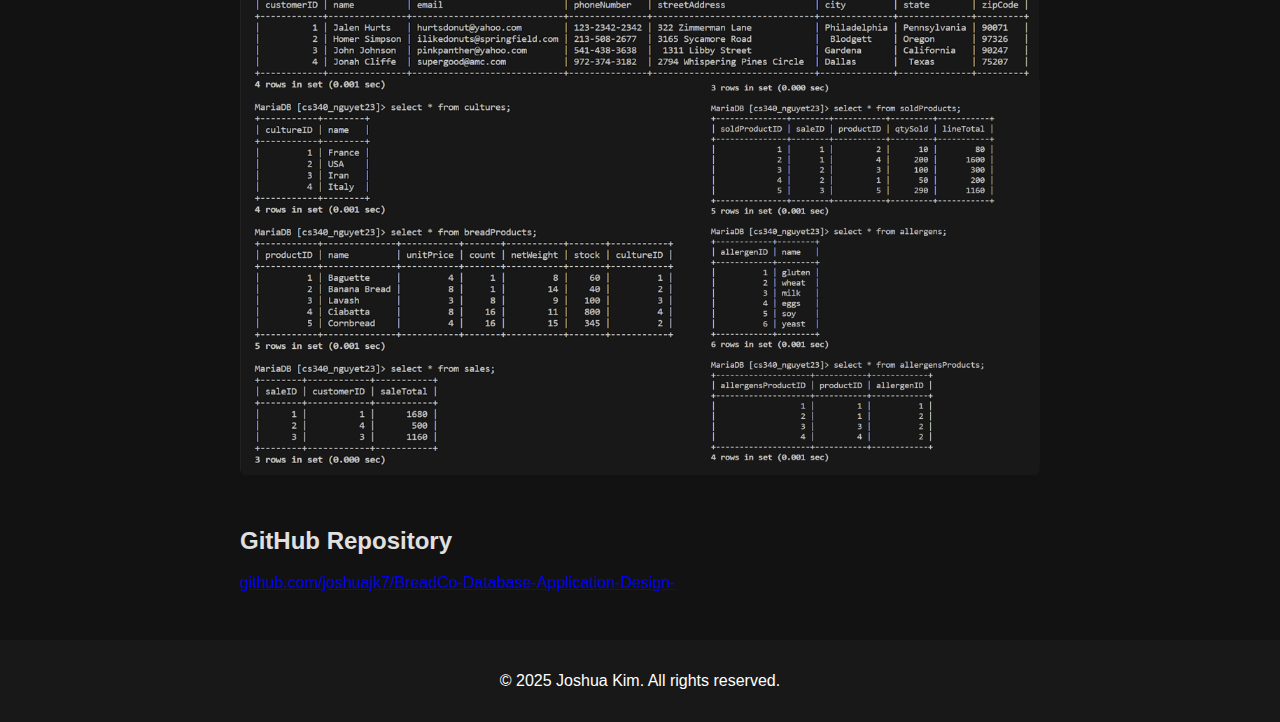
<file: projects/supply-chain-app.html>
<!DOCTYPE html>
<html lang="en">
<head>
  <meta charset="UTF-8" />
  <meta name="viewport" content="width=device-width, initial-scale=1.0" />
  <title>Supply Chain Database App</title>
  <link rel="stylesheet" href="../styles.css" />
</head>
<body class="dark">
  <header>
    <h1>Supply Chain Database App</h1>
    <nav>
      <a href="../index.html">← Back to Portfolio</a>
    </nav>
  </header>

  <main>
    <section>
      <h2>Description</h2>
      <p>
        This full-stack database application was designed for <strong>Global Bread Co.</strong>, a company aiming to generate $500,000 in revenue from over 1,000 sales across 60+ bread products with global cultural origins. The platform allows administrators to manage customers, bread products, sales, allergens, and regional cultures through a secure web interface.
      </p>
      <p>
        A major design goal was ensuring accurate tracking of allergens and product origins. Two intersection tables, <code>soldProducts</code> and <code>allergensProducts</code>, were critical to this functionality and featured prominently in the “Sales” and “Allergens” pages respectively.
      </p>
      <p>
        Key backend optimizations included converting all decimal attributes to <code>decimal(10,2)</code> to improve currency formatting, and adding ON DELETE SET NULL to the <code>productID</code> foreign key in <code>soldProducts</code> to preserve historical sales data even if a product was deleted.
      </p>
      <p>
        The frontend UI features edit pages with dynamic dropdowns for related foreign keys and auto-calculation of line totals for each sale. The interface was styled using Bootstrap and custom CSS with warm, welcoming tones to reflect the brand identity.
      </p>
      <p>
        Significant time was spent troubleshooting database-server connections, ultimately resolved by adding a helper function that establishes a connection before executing queries.
      </p>
    </section>

    <section>
      <h2>Technologies Used</h2>
      <ul class="tech-list">
        <li>Python</li>
        <li>Flask</li>
        <li>HTML/CSS/JavaScript</li>
        <li>Bootstrap</li>
        <li>MySQL / MariaDB</li>
        <li>Jinja2</li>
        <li>RESTful APIs</li>
      </ul>
    </section>

    <section>
      <h2>Screenshots & Diagrams</h2>
      <img src="../images/Supply Chain - Schema.png" alt="Database Schema Diagram" style="max-width:100%; border-radius:6px; margin-bottom:1rem;" />
      <img src="../images/Supply Chain - Entity-Relationship Diagram.png" alt="ER Diagram" style="max-width:100%; border-radius:6px; margin-bottom:1rem;" />
      <img src="../images/Supply Chain - Example Data.png" alt="Example Data Table" style="max-width:100%; border-radius:6px;" />
    </section>

    <section>
      <h2>GitHub Repository</h2>
      <p>
        <a href="https://github.com/joshuajk7/BreadCo-Database-Application-Design-" target="_blank">
          github.com/joshuajk7/BreadCo-Database-Application-Design-
        </a>
      </p>
    </section>
  </main>

  <footer>
    <p>© 2025 Joshua Kim. All rights reserved.</p>
  </footer>
</body>
</html>
</file>
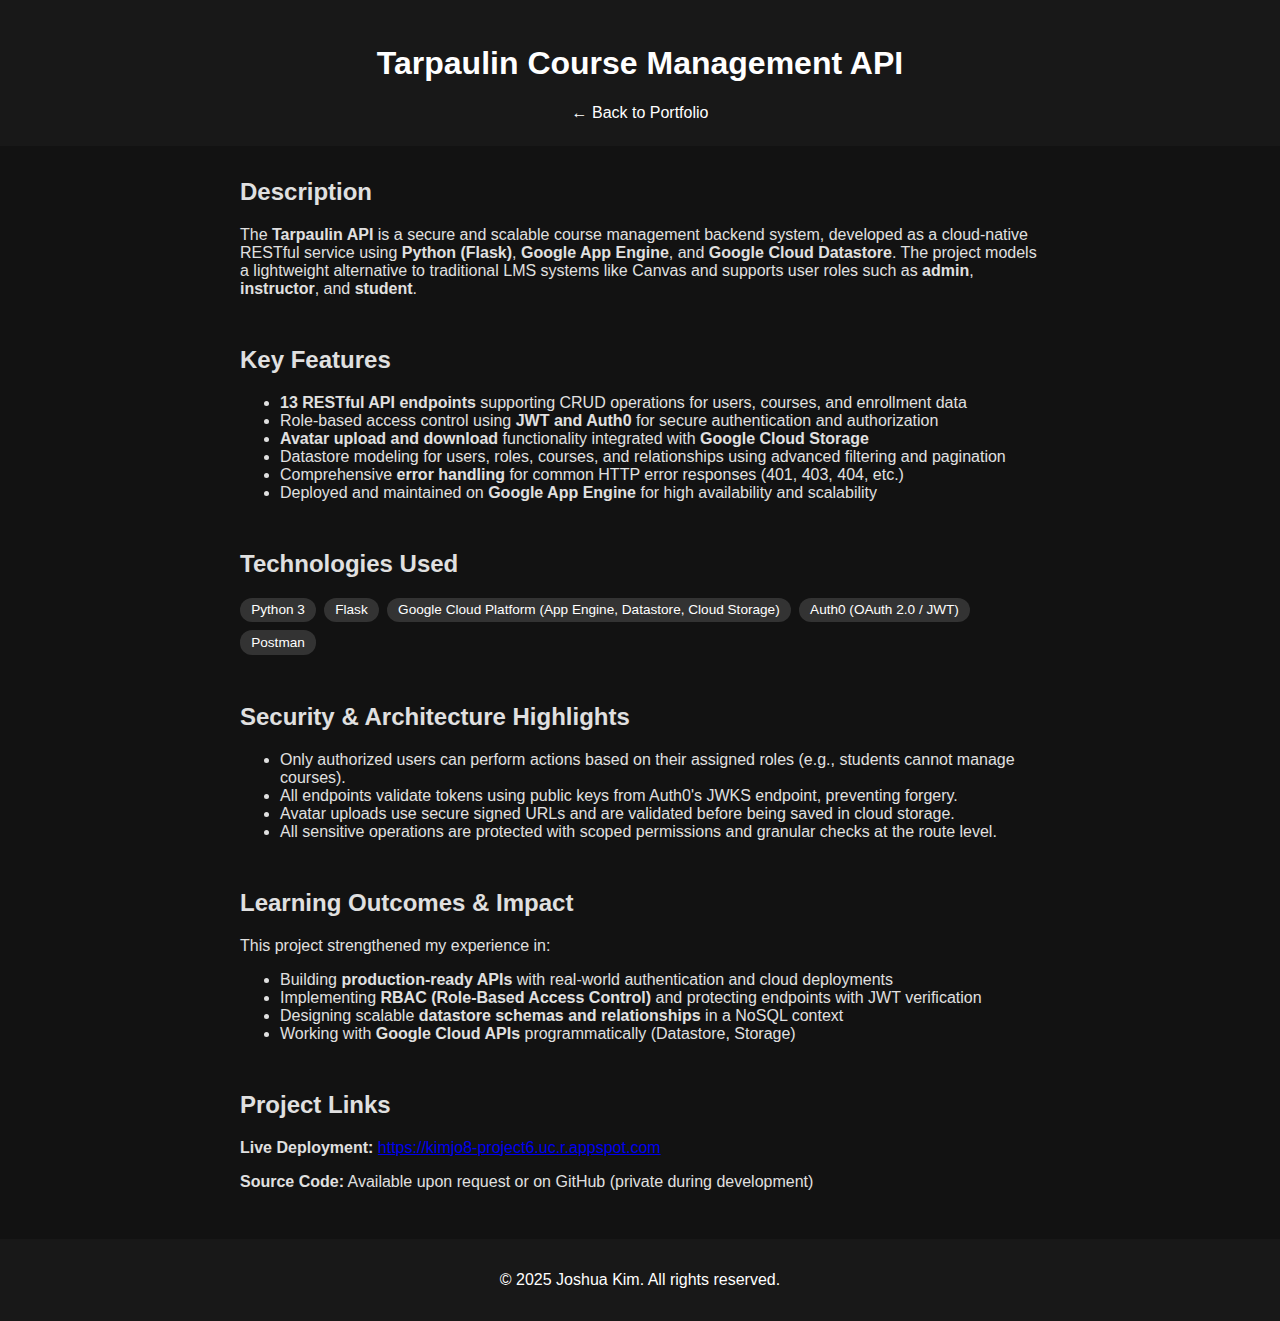
<file: projects/taupaulin-course-management-api.html>
<!DOCTYPE html>
<html lang="en">
<head>
  <meta charset="UTF-8" />
  <meta name="viewport" content="width=device-width, initial-scale=1.0" />
  <title>Tarpaulin Course Management API</title>
  <link rel="stylesheet" href="../styles.css" />
</head>
<body class="dark">
  <header>
    <h1>Tarpaulin Course Management API</h1>
    <nav>
      <a href="../index.html">← Back to Portfolio</a>
    </nav>
  </header>

  <main>
    <section>
      <h2>Description</h2>
      <p>
        The <strong>Tarpaulin API</strong> is a secure and scalable course management backend system, developed as a cloud-native RESTful service using <strong>Python (Flask)</strong>, <strong>Google App Engine</strong>, and <strong>Google Cloud Datastore</strong>. 
        The project models a lightweight alternative to traditional LMS systems like Canvas and supports user roles such as <strong>admin</strong>, <strong>instructor</strong>, and <strong>student</strong>.
      </p>
    </section>

    <section>
      <h2>Key Features</h2>
      <ul>
        <li><strong>13 RESTful API endpoints</strong> supporting CRUD operations for users, courses, and enrollment data</li>
        <li>Role-based access control using <strong>JWT and Auth0</strong> for secure authentication and authorization</li>
        <li><strong>Avatar upload and download</strong> functionality integrated with <strong>Google Cloud Storage</strong></li>
        <li>Datastore modeling for users, roles, courses, and relationships using advanced filtering and pagination</li>
        <li>Comprehensive <strong>error handling</strong> for common HTTP error responses (401, 403, 404, etc.)</li>
        <li>Deployed and maintained on <strong>Google App Engine</strong> for high availability and scalability</li>
      </ul>
    </section>

    <section>
      <h2>Technologies Used</h2>
      <ul class="tech-list">
        <li>Python 3</li>
        <li>Flask</li>
        <li>Google Cloud Platform (App Engine, Datastore, Cloud Storage)</li>
        <li>Auth0 (OAuth 2.0 / JWT)</li>
        <li>Postman</li>
      </ul>
    </section>

    <section>
      <h2>Security & Architecture Highlights</h2>
      <ul>
        <li>Only authorized users can perform actions based on their assigned roles (e.g., students cannot manage courses).</li>
        <li>All endpoints validate tokens using public keys from Auth0's JWKS endpoint, preventing forgery.</li>
        <li>Avatar uploads use secure signed URLs and are validated before being saved in cloud storage.</li>
        <li>All sensitive operations are protected with scoped permissions and granular checks at the route level.</li>
      </ul>
    </section>

    <section>
      <h2>Learning Outcomes & Impact</h2>
      <p>This project strengthened my experience in:</p>
      <ul>
        <li>Building <strong>production-ready APIs</strong> with real-world authentication and cloud deployments</li>
        <li>Implementing <strong>RBAC (Role-Based Access Control)</strong> and protecting endpoints with JWT verification</li>
        <li>Designing scalable <strong>datastore schemas and relationships</strong> in a NoSQL context</li>
        <li>Working with <strong>Google Cloud APIs</strong> programmatically (Datastore, Storage)</li>
      </ul>
    </section>

    <section>
      <h2>Project Links</h2>
      <p><strong>Live Deployment:</strong> 
        <a href="https://kimjo8-project6.uc.r.appspot.com" target="_blank">https://kimjo8-project6.uc.r.appspot.com</a>
      </p>
      <p><strong>Source Code:</strong> Available upon request or on GitHub (private during development)</p>
    </section>
  </main>

  <footer>
    <p>© 2025 Joshua Kim. All rights reserved.</p>
  </footer>
</body>
</html>
</file>
<file: styles.css>
:root {
    --bg-color: #f9f9f9;
    --text-color: #333;
    --header-bg: #1e1e2f;
    --card-border: #1e1e2f;
    --link-color: #1e1e2f;
  }
  
  body.dark {
    --bg-color: #121212;
    --text-color: #e0e0e0;
    --header-bg: #181818;
    --card-border: #eeeeee;
    --link-color: #90caf9;
  }
  
  body {
    margin: 0;
    font-family: 'Segoe UI', Tahoma, Geneva, Verdana, sans-serif;
    background-color: var(--bg-color);
    color: var(--text-color);
    transition: background-color 0.3s ease, color 0.3s ease;
  }
  
  header {
    background-color: var(--header-bg);
    color: white;
    padding: 1.5rem;
    text-align: center;
  }
  
  nav a {
    color: white;
    margin: 0 1rem;
    text-decoration: none;
  }
  
  nav a:hover {
    text-decoration: underline;
  }
  
  #darkToggle {
    background: none;
    border: none;
    font-size: 1.2rem;
    cursor: pointer;
    color: white;
  }
  
  main {
    max-width: 800px;
    margin: 2rem auto;
    padding: 0 1rem;
  }
  
  section {
    margin-bottom: 3rem;
  }
  
  .project {
    background-color: #ffffff;
    padding: 1rem;
    margin-top: 1rem;
    border-left: 4px solid var(--card-border);
    box-shadow: 0 2px 5px rgba(0, 0, 0, 0.1);
  }
  
  body.dark .project {
    background-color: #1e1e1e;
  }
  
  .project a {
    color: var(--link-color);
    text-decoration: none;
  }
  
  .project a:hover {
    text-decoration: underline;
  }
  
  footer {
    background-color: var(--header-bg);
    color: white;
    text-align: center;
    padding: 1rem;
  }
  
  .resume-btn {
    display: inline-block;
    margin-top: 1rem;
    padding: 0.5rem 1rem;
    background-color: #1e1e2f;
    color: white;
    border: none;
    border-radius: 5px;
    text-decoration: none;
  }
  
  .resume-btn:hover {
    background-color: #343454;
  }
  
  .portrait {
    width: 150px;
    border-radius: 50%;
    display: block;
    margin: 1rem auto;
    box-shadow: 0 0 10px rgba(0,0,0,0.1);
  }
  
  /* Project image styling */
  .project img {
    max-width: 100%;
    height: auto;
    border-radius: 6px;
    margin-bottom: 1rem;
    box-shadow: 0 0 5px rgba(0,0,0,0.1);
  }
  
  .tech-list {
    list-style: none;
    padding: 0;
    margin: 0.5rem 0;
    display: flex;
    flex-wrap: wrap;
    gap: 0.5rem;
  }
  
  .tech-list li {
    background-color: #333;
    color: #fff;
    padding: 0.3rem 0.7rem;
    border-radius: 12px;
    font-size: 0.85rem;
    font-weight: 500;
  }
  
  body:not(.dark) .tech-list li {
    background-color: #e0e0e0;
    color: #333;
  }
</file>
